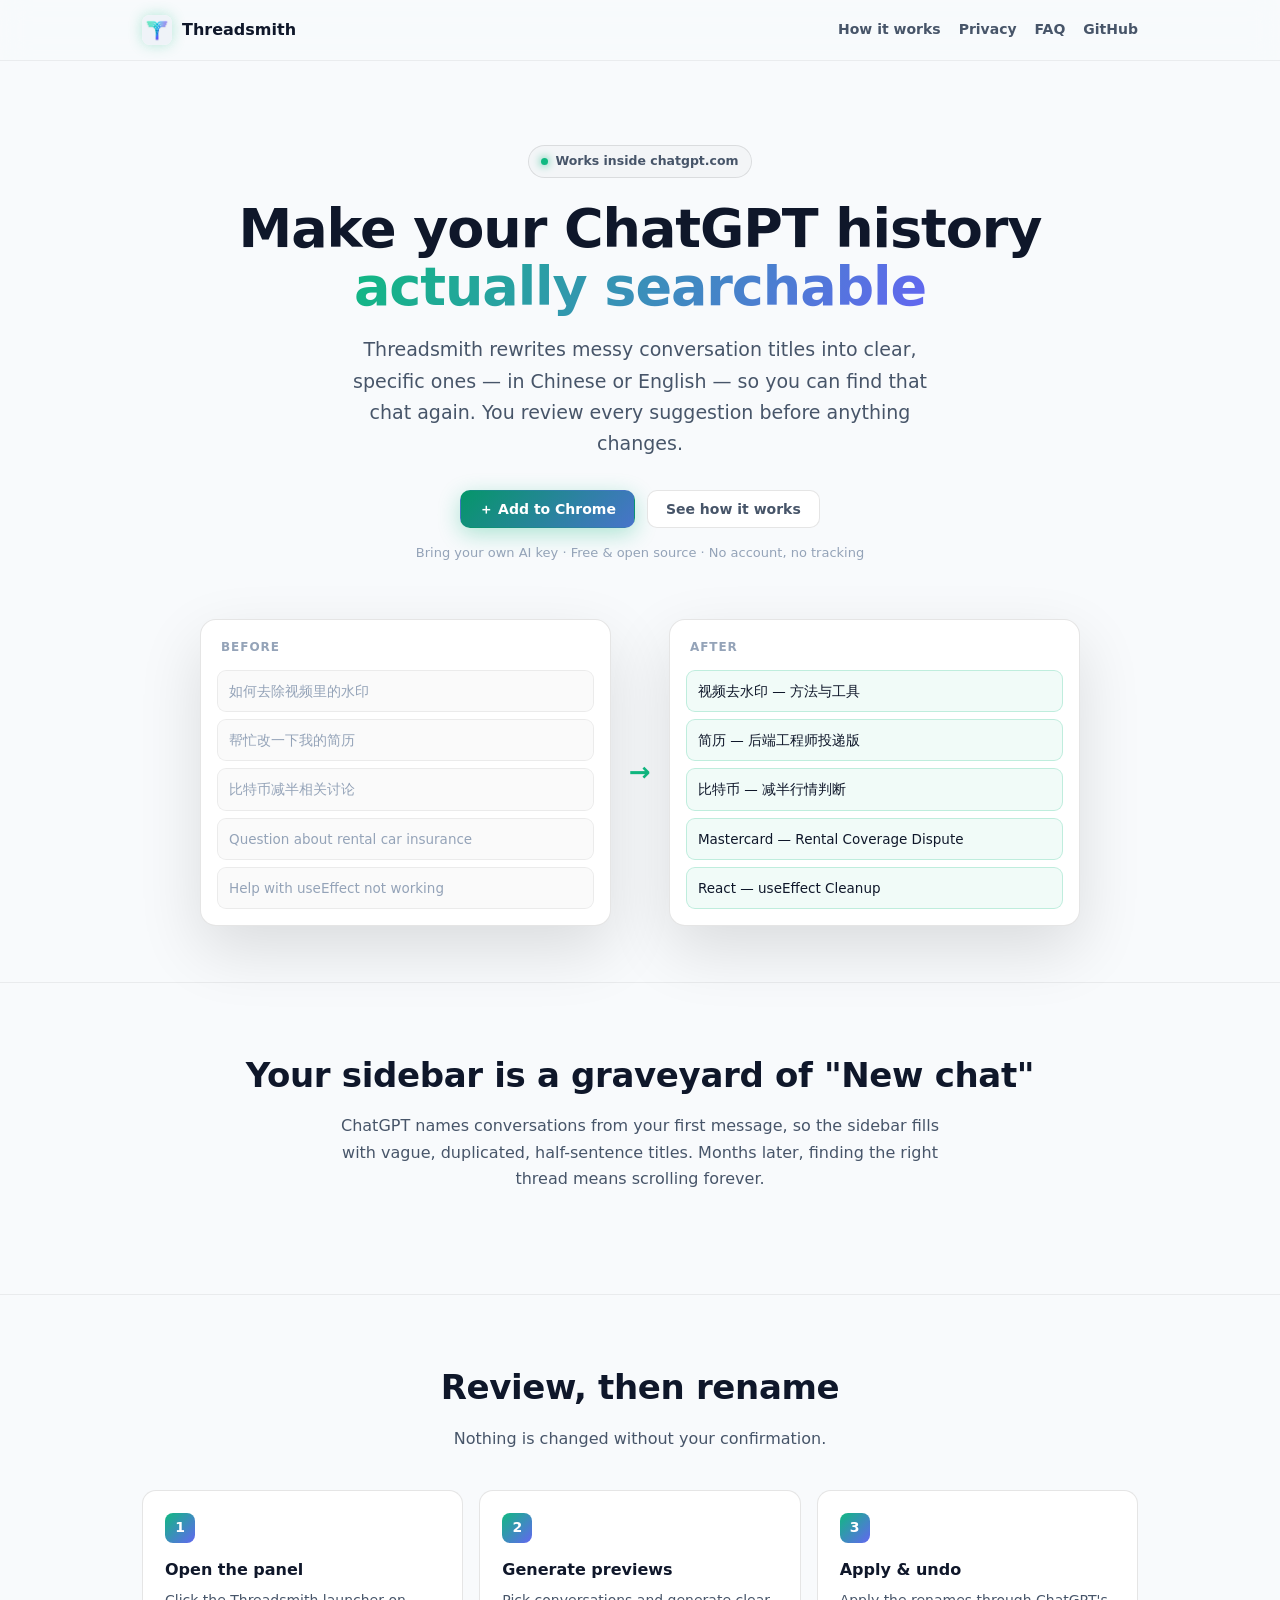
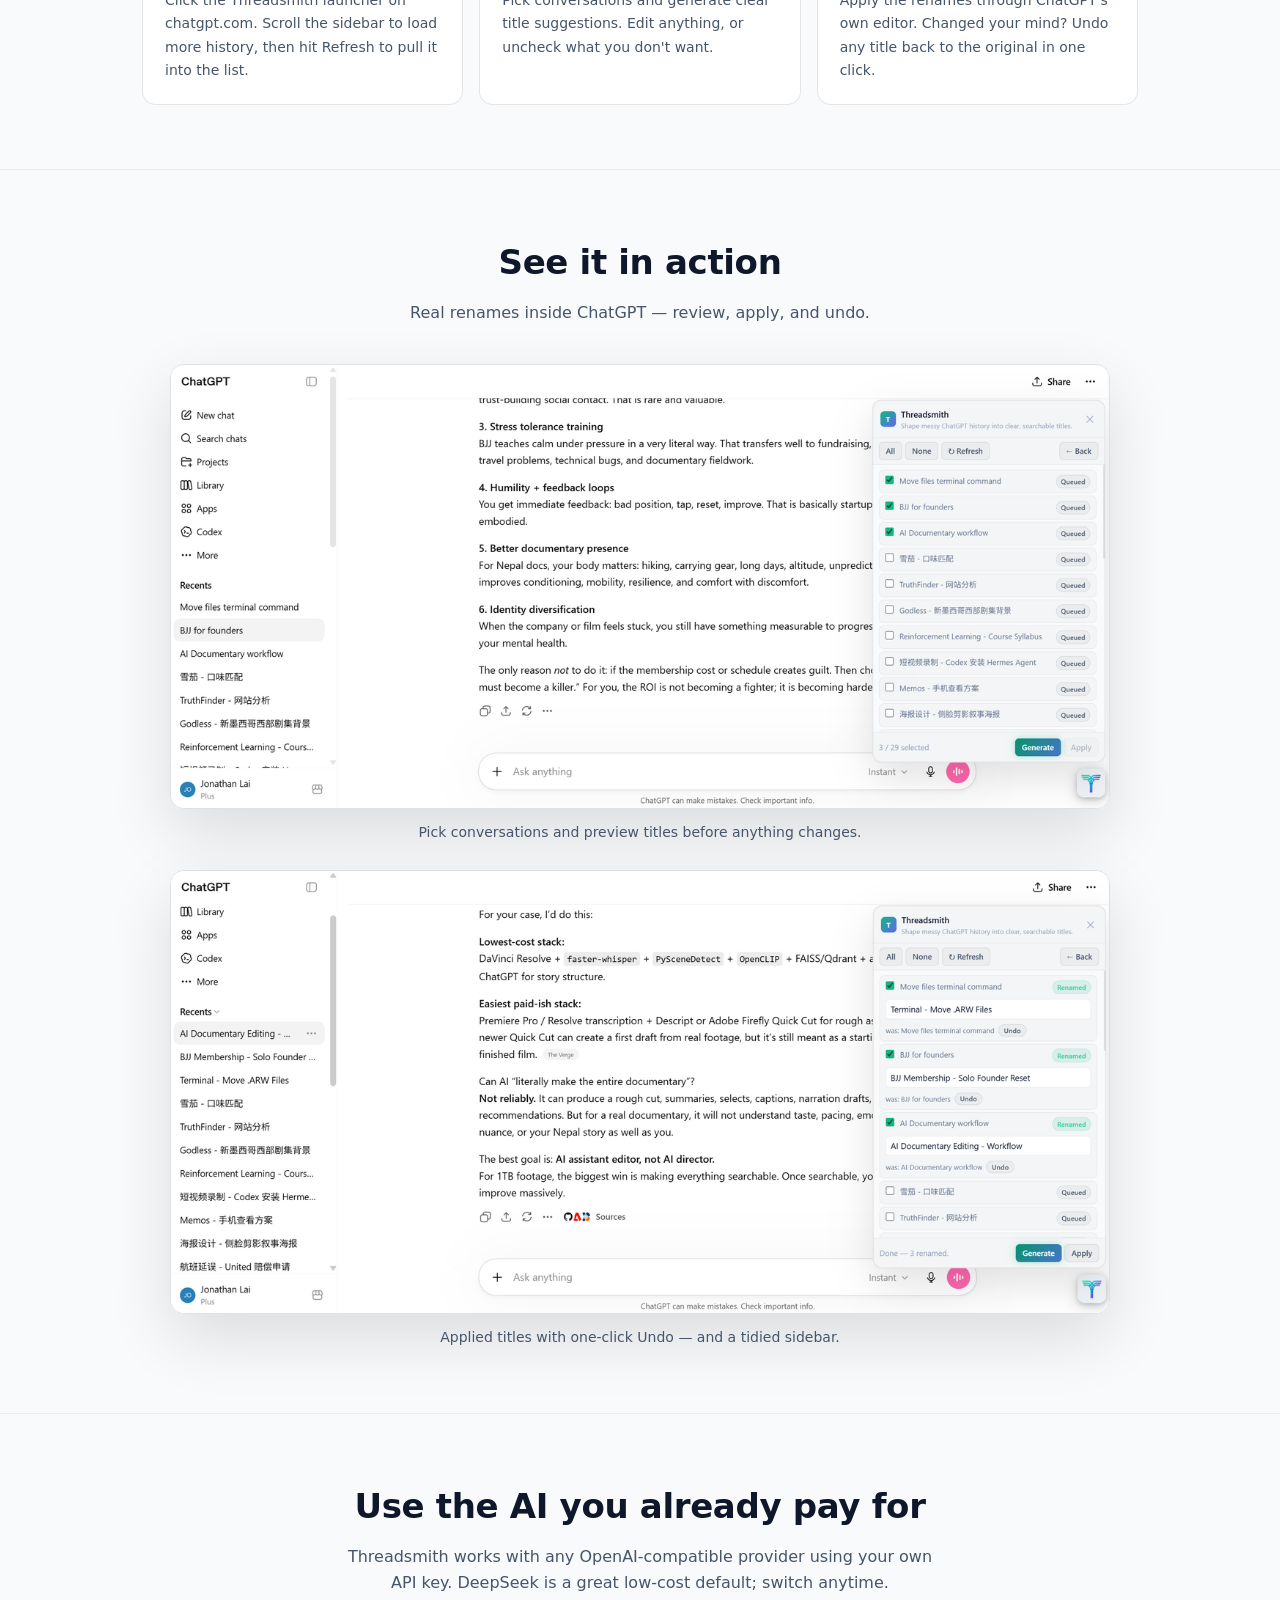
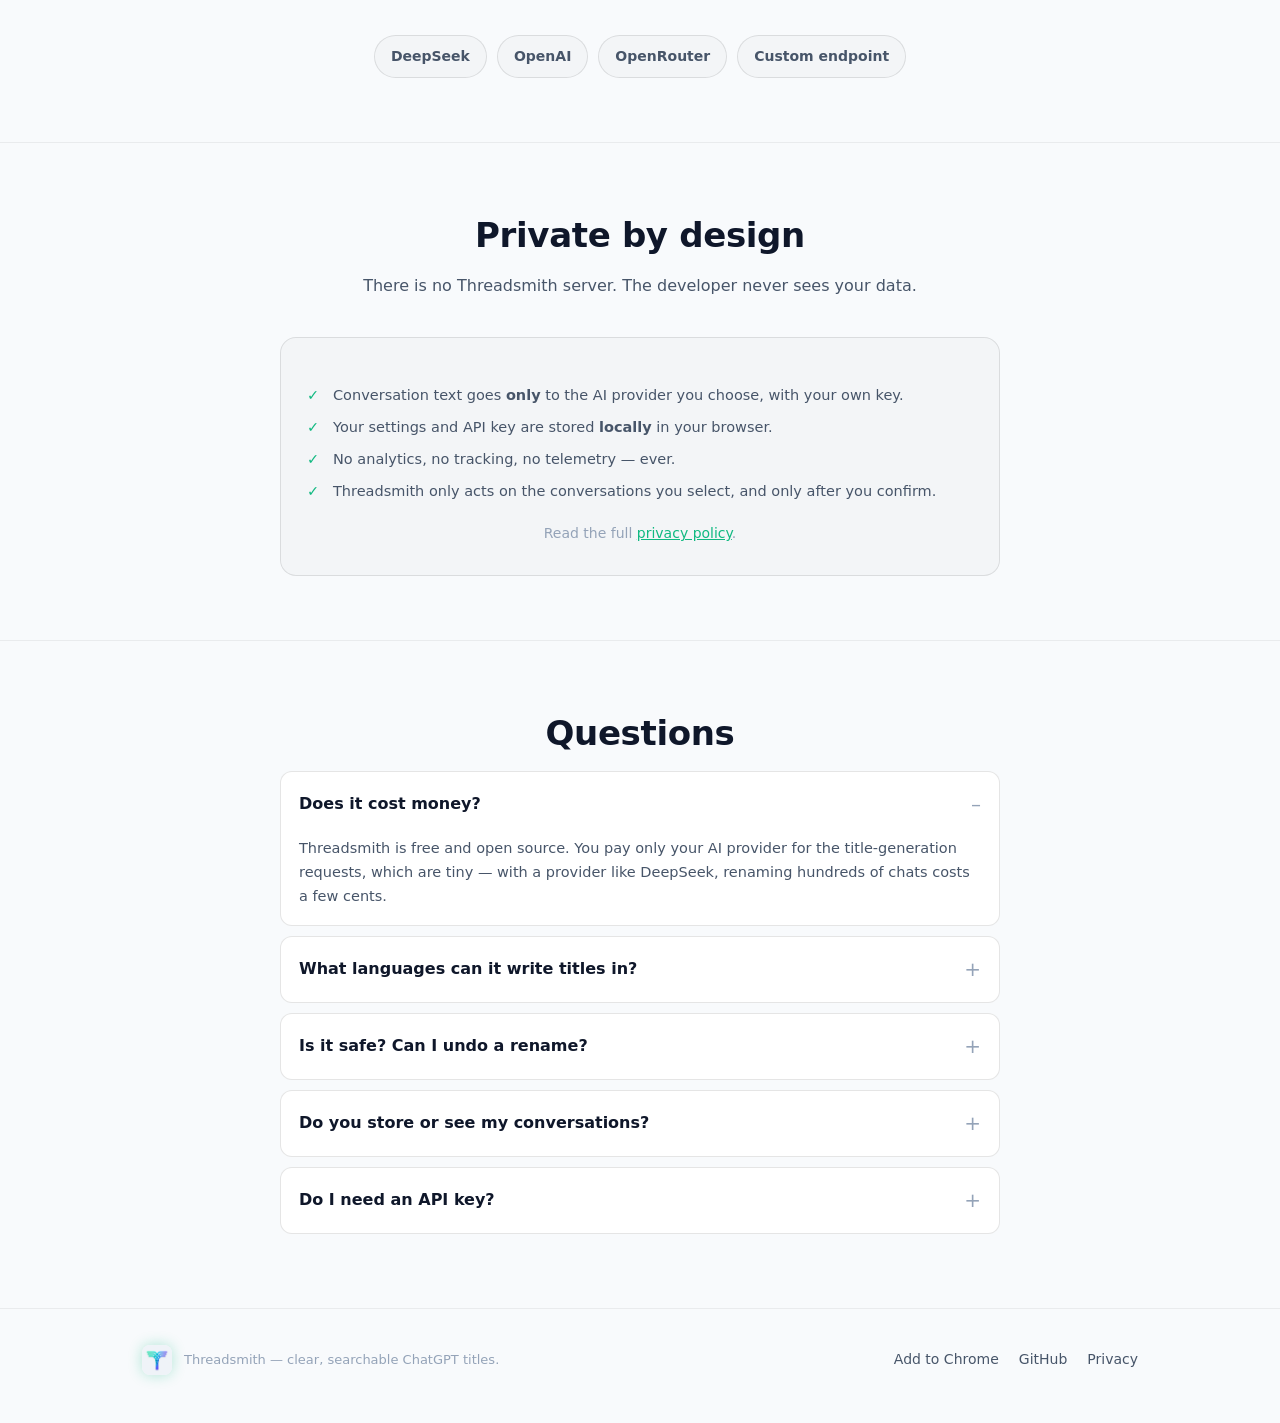
<file: docs/index.html>
<!doctype html>
<html lang="en">
<head>
  <meta charset="utf-8">
  <meta name="viewport" content="width=device-width, initial-scale=1">
  <title>Threadsmith — Clear, searchable titles for your ChatGPT history</title>
  <meta name="description" content="Threadsmith turns messy ChatGPT conversation titles into clear, searchable ones — in Chinese or English — using your own AI provider. Private by design.">
  <meta name="theme-color" content="#0d1117">
  <link rel="icon" type="image/png" href="icon128.png">
  <link rel="apple-touch-icon" href="icon128.png">

  <!-- Social sharing -->
  <meta property="og:type" content="website">
  <meta property="og:title" content="Threadsmith — Clear titles for your ChatGPT history">
  <meta property="og:description" content="Rename messy ChatGPT conversations into clear, searchable titles. Bring your own AI key. Private by design.">

  <style>
    :root {
      --bg:        #0d1117;
      --bg-soft:   rgba(255,255,255,.025);
      --bg-soft-2: rgba(255,255,255,.04);
      --border:    rgba(255,255,255,.08);
      --border-2:  rgba(255,255,255,.06);
      --text:      #e2e8f0;
      --text-2:    #94a3b8;
      --text-3:    #64748b;
      --old:       #64748b;
      --accent-a:  #10b981;
      --accent-b:  #6366f1;
      --shadow:    0 24px 64px rgba(0,0,0,.5);
    }
    @media (prefers-color-scheme: light) {
      :root {
        --bg:        #f8fafc;
        --bg-soft:   rgba(0,0,0,.02);
        --bg-soft-2: #ffffff;
        --border:    rgba(0,0,0,.1);
        --border-2:  rgba(0,0,0,.06);
        --text:      #0f172a;
        --text-2:    #475569;
        --text-3:    #94a3b8;
        --old:       #94a3b8;
        --shadow:    0 24px 64px rgba(0,0,0,.12);
      }
    }

    * { box-sizing: border-box; }
    html { scroll-behavior: smooth; }
    body {
      margin: 0;
      background: var(--bg);
      color: var(--text);
      font: 16px/1.65 system-ui, -apple-system, "Segoe UI", sans-serif;
      -webkit-font-smoothing: antialiased;
    }
    a { color: inherit; }
    .wrap { width: 100%; max-width: 1040px; margin: 0 auto; padding: 0 22px; }

    /* Brand logo mark */
    .logo {
      width: 30px; height: 30px; border-radius: 8px; flex-shrink: 0;
      display: block; object-fit: cover;
      box-shadow: 0 0 14px rgba(16,185,129,.3);
    }

    /* Nav */
    nav {
      position: sticky; top: 0; z-index: 50;
      backdrop-filter: blur(14px) saturate(160%);
      -webkit-backdrop-filter: blur(14px) saturate(160%);
      background: color-mix(in srgb, var(--bg) 78%, transparent);
      border-bottom: 1px solid var(--border-2);
    }
    .nav-in { display: flex; align-items: center; gap: 10px; height: 60px; }
    .nav-in .brand { font-weight: 700; font-size: 16px; }
    .nav-in .spacer { flex: 1; }
    .nav-links { display: flex; align-items: center; gap: 18px; }
    .nav-links a { color: var(--text-2); text-decoration: none; font-size: 14px; font-weight: 600; }
    .nav-links a:hover { color: var(--text); }
    @media (max-width: 600px) { .nav-links { display: none; } }

    /* Buttons */
    .btn {
      display: inline-flex; align-items: center; gap: 8px;
      padding: 11px 18px; border-radius: 10px;
      font: 600 14px/1 system-ui; text-decoration: none; cursor: pointer;
      border: 1px solid var(--border); color: var(--text-2);
      background: var(--bg-soft-2);
      transition: transform .12s, box-shadow .15s, color .15s;
    }
    .btn:hover { color: var(--text); transform: translateY(-1px); }
    .btn.primary {
      border-color: transparent; color: #fff;
      background: linear-gradient(135deg, #059669 0%, #6366f1 140%);
      box-shadow: 0 6px 22px rgba(16,185,129,.32);
    }
    .btn.primary:hover { box-shadow: 0 10px 30px rgba(16,185,129,.42); }

    /* Hero */
    header.hero { padding: 84px 0 56px; text-align: center; }
    .pill {
      display: inline-flex; align-items: center; gap: 7px;
      padding: 5px 12px; border-radius: 999px;
      border: 1px solid var(--border); background: var(--bg-soft);
      color: var(--text-2); font-size: 12.5px; font-weight: 600;
      margin-bottom: 22px;
    }
    .dot { width: 7px; height: 7px; border-radius: 50%; background: var(--accent-a); box-shadow: 0 0 8px var(--accent-a); }
    h1 {
      margin: 0 0 18px; font-size: clamp(32px, 6vw, 54px); line-height: 1.08;
      letter-spacing: -.02em; font-weight: 800;
    }
    h1 .grad {
      background: linear-gradient(120deg, var(--accent-a), var(--accent-b));
      -webkit-background-clip: text; background-clip: text; color: transparent;
    }
    .lede { max-width: 620px; margin: 0 auto 30px; font-size: clamp(16px, 2.4vw, 19px); color: var(--text-2); }
    .cta-row { display: flex; gap: 12px; justify-content: center; flex-wrap: wrap; }
    .cta-note { margin-top: 14px; font-size: 13px; color: var(--text-3); }

    /* Before / after showcase */
    .showcase {
      margin: 56px auto 0; max-width: 880px;
      display: grid; grid-template-columns: 1fr auto 1fr; gap: 18px; align-items: stretch;
    }
    .panel {
      border: 1px solid var(--border); border-radius: 16px;
      background: var(--bg-soft-2); box-shadow: var(--shadow);
      padding: 16px; text-align: left;
    }
    .panel h3 { margin: 2px 4px 12px; font-size: 12px; letter-spacing: .08em; text-transform: uppercase; color: var(--text-3); }
    .row {
      display: flex; align-items: center; gap: 9px;
      padding: 9px 11px; border-radius: 9px; margin-bottom: 7px;
      border: 1px solid var(--border-2); background: var(--bg-soft);
      font-size: 13.5px;
    }
    .row:last-child { margin-bottom: 0; }
    .row .ic { width: 14px; height: 14px; flex-shrink: 0; opacity: .55; }
    .panel.before .row { color: var(--old); }
    .panel.after .row { color: var(--text); border-color: rgba(16,185,129,.22); background: rgba(16,185,129,.06); }
    .arrow {
      align-self: center; color: var(--accent-a); font-size: 26px; font-weight: 700;
    }
    @media (max-width: 720px) {
      .showcase { grid-template-columns: 1fr; }
      .arrow { transform: rotate(90deg); justify-self: center; }
    }

    /* Sections */
    section { padding: 64px 0; border-top: 1px solid var(--border-2); }
    section h2 { margin: 0 0 10px; font-size: clamp(24px, 4vw, 34px); letter-spacing: -.01em; text-align: center; font-weight: 800; }
    section .sub { max-width: 600px; margin: 0 auto 38px; text-align: center; color: var(--text-2); }

    .cards { display: grid; grid-template-columns: repeat(3, 1fr); gap: 16px; }
    @media (max-width: 720px) { .cards { grid-template-columns: 1fr; } }
    .card {
      border: 1px solid var(--border); border-radius: 14px;
      background: var(--bg-soft-2); padding: 22px;
    }
    .card .step {
      width: 30px; height: 30px; border-radius: 8px; margin-bottom: 14px;
      display: inline-flex; align-items: center; justify-content: center;
      background: linear-gradient(135deg, var(--accent-a), var(--accent-b));
      color: #fff; font-weight: 800; font-size: 14px;
    }
    .card h4 { margin: 0 0 6px; font-size: 16px; }
    .card p { margin: 0; color: var(--text-2); font-size: 14px; }

    /* Screenshots */
    .shots { display: grid; gap: 26px; max-width: 940px; margin: 0 auto; }
    .shot { margin: 0; }
    .shot img {
      width: 100%; height: auto; display: block;
      border: 1px solid var(--border); border-radius: 14px;
      box-shadow: var(--shadow);
    }
    .shot figcaption { margin-top: 12px; text-align: center; color: var(--text-2); font-size: 14px; }

    /* Provider chips */
    .chips { display: flex; flex-wrap: wrap; gap: 10px; justify-content: center; }
    .chip {
      padding: 9px 16px; border-radius: 999px; font-weight: 600; font-size: 14px;
      border: 1px solid var(--border); background: var(--bg-soft); color: var(--text-2);
    }

    /* Privacy block */
    .privacy {
      max-width: 720px; margin: 0 auto; text-align: center;
      border: 1px solid var(--border); border-radius: 16px;
      background: var(--bg-soft); padding: 30px 26px;
    }
    .privacy ul { list-style: none; padding: 0; margin: 16px 0 0; display: grid; gap: 8px; text-align: left; }
    .privacy li { color: var(--text-2); font-size: 14.5px; padding-left: 26px; position: relative; }
    .privacy li::before {
      content: "✓"; position: absolute; left: 0; top: 0;
      color: var(--accent-a); font-weight: 800;
    }

    /* FAQ */
    .faq { max-width: 720px; margin: 0 auto; }
    details {
      border: 1px solid var(--border); border-radius: 12px;
      background: var(--bg-soft-2); margin-bottom: 10px; overflow: hidden;
    }
    summary {
      list-style: none; cursor: pointer; padding: 16px 18px;
      font-weight: 600; display: flex; justify-content: space-between; align-items: center; gap: 12px;
    }
    summary::-webkit-details-marker { display: none; }
    summary::after { content: "+"; color: var(--text-3); font-size: 20px; font-weight: 400; }
    details[open] summary::after { content: "–"; }
    details .body { padding: 0 18px 16px; color: var(--text-2); font-size: 14.5px; }

    /* Footer */
    footer { border-top: 1px solid var(--border-2); padding: 36px 0 48px; }
    .foot-in { display: flex; align-items: center; gap: 12px; flex-wrap: wrap; }
    .foot-in .spacer { flex: 1; }
    .foot-links { display: flex; gap: 20px; flex-wrap: wrap; }
    .foot-links a { color: var(--text-2); text-decoration: none; font-size: 14px; }
    .foot-links a:hover { color: var(--text); }
    .copy { color: var(--text-3); font-size: 13px; }
  </style>
</head>
<body>

  <nav>
    <div class="wrap nav-in">
      <img class="logo" src="icon128.png" alt="Threadsmith logo">
      <span class="brand">Threadsmith</span>
      <span class="spacer"></span>
      <div class="nav-links">
        <a href="#how">How it works</a>
        <a href="#privacy">Privacy</a>
        <a href="#faq">FAQ</a>
        <a href="https://github.com/jonlai211/Threadsmith">GitHub</a>
      </div>
    </div>
  </nav>

  <header class="hero">
    <div class="wrap">
      <span class="pill"><span class="dot"></span> Works inside chatgpt.com</span>
      <h1>Make your ChatGPT history<br><span class="grad">actually searchable</span></h1>
      <p class="lede">
        Threadsmith rewrites messy conversation titles into clear, specific ones —
        in Chinese or English — so you can find that chat again. You review every
        suggestion before anything changes.
      </p>
      <div class="cta-row">
        <!-- TODO: replace # with your Chrome Web Store listing URL -->
        <a class="btn primary" href="#">＋ Add to Chrome</a>
        <a class="btn" href="#how">See how it works</a>
      </div>
      <p class="cta-note">Bring your own AI key · Free &amp; open source · No account, no tracking</p>

      <div class="showcase">
        <div class="panel before">
          <h3>Before</h3>
          <div class="row">如何去除视频里的水印</div>
          <div class="row">帮忙改一下我的简历</div>
          <div class="row">比特币减半相关讨论</div>
          <div class="row">Question about rental car insurance</div>
          <div class="row">Help with useEffect not working</div>
        </div>
        <div class="arrow">→</div>
        <div class="panel after">
          <h3>After</h3>
          <div class="row">视频去水印 — 方法与工具</div>
          <div class="row">简历 — 后端工程师投递版</div>
          <div class="row">比特币 — 减半行情判断</div>
          <div class="row">Mastercard — Rental Coverage Dispute</div>
          <div class="row">React — useEffect Cleanup</div>
        </div>
      </div>
    </div>
  </header>

  <section id="problem">
    <div class="wrap">
      <h2>Your sidebar is a graveyard of "New chat"</h2>
      <p class="sub">
        ChatGPT names conversations from your first message, so the sidebar fills
        with vague, duplicated, half-sentence titles. Months later, finding the
        right thread means scrolling forever.
      </p>
    </div>
  </section>

  <section id="how">
    <div class="wrap">
      <h2>Review, then rename</h2>
      <p class="sub">Nothing is changed without your confirmation.</p>
      <div class="cards">
        <div class="card">
          <div class="step">1</div>
          <h4>Open the panel</h4>
          <p>Click the Threadsmith launcher on chatgpt.com. Scroll the sidebar to load more history, then hit Refresh to pull it into the list.</p>
        </div>
        <div class="card">
          <div class="step">2</div>
          <h4>Generate previews</h4>
          <p>Pick conversations and generate clear title suggestions. Edit anything, or uncheck what you don't want.</p>
        </div>
        <div class="card">
          <div class="step">3</div>
          <h4>Apply &amp; undo</h4>
          <p>Apply the renames through ChatGPT's own editor. Changed your mind? Undo any title back to the original in one click.</p>
        </div>
      </div>
    </div>
  </section>

  <section id="screens">
    <div class="wrap">
      <h2>See it in action</h2>
      <p class="sub">Real renames inside ChatGPT — review, apply, and undo.</p>
      <div class="shots">
        <figure class="shot">
          <img src="screenshots/01-review.png" alt="Reviewing and generating title suggestions" loading="lazy">
          <figcaption>Pick conversations and preview titles before anything changes.</figcaption>
        </figure>
        <figure class="shot">
          <img src="screenshots/02-renamed.png" alt="Applied renames with undo and a tidied sidebar" loading="lazy">
          <figcaption>Applied titles with one-click Undo — and a tidied sidebar.</figcaption>
        </figure>
      </div>
    </div>
  </section>

  <section id="providers">
    <div class="wrap">
      <h2>Use the AI you already pay for</h2>
      <p class="sub">
        Threadsmith works with any OpenAI-compatible provider using your own API
        key. DeepSeek is a great low-cost default; switch anytime.
      </p>
      <div class="chips">
        <span class="chip">DeepSeek</span>
        <span class="chip">OpenAI</span>
        <span class="chip">OpenRouter</span>
        <span class="chip">Custom endpoint</span>
      </div>
    </div>
  </section>

  <section id="privacy">
    <div class="wrap">
      <h2>Private by design</h2>
      <p class="sub">There is no Threadsmith server. The developer never sees your data.</p>
      <div class="privacy">
        <ul>
          <li>Conversation text goes <strong>only</strong> to the AI provider you choose, with your own key.</li>
          <li>Your settings and API key are stored <strong>locally</strong> in your browser.</li>
          <li>No analytics, no tracking, no telemetry — ever.</li>
          <li>Threadsmith only acts on the conversations you select, and only after you confirm.</li>
        </ul>
        <p style="margin:18px 0 0;font-size:14px;color:var(--text-3)">
          Read the full <a href="https://github.com/jonlai211/Threadsmith/blob/master/PRIVACY.md" style="color:var(--accent-a)">privacy policy</a>.
        </p>
      </div>
    </div>
  </section>

  <section id="faq">
    <div class="wrap">
      <h2>Questions</h2>
      <div class="faq">
        <details open>
          <summary>Does it cost money?</summary>
          <div class="body">Threadsmith is free and open source. You pay only your AI provider for the title-generation requests, which are tiny — with a provider like DeepSeek, renaming hundreds of chats costs a few cents.</div>
        </details>
        <details>
          <summary>What languages can it write titles in?</summary>
          <div class="body">Simplified Chinese or English. Set it explicitly, or use Auto to match each conversation's language. Proper nouns, brands, and technical names are kept as-is.</div>
        </details>
        <details>
          <summary>Is it safe? Can I undo a rename?</summary>
          <div class="body">Yes. You preview and confirm every title before it's applied, and each applied rename can be undone back to its original from the list. Threadsmith uses ChatGPT's own rename feature — it never touches conversation content.</div>
        </details>
        <details>
          <summary>Do you store or see my conversations?</summary>
          <div class="body">No. There is no backend. Your conversation excerpts are sent directly from your browser to the AI provider you configured. Nothing is sent to the developer.</div>
        </details>
        <details>
          <summary>Do I need an API key?</summary>
          <div class="body">Yes, for now. You add a key from a provider like DeepSeek or OpenAI once in settings. It's stored locally and used only to generate titles.</div>
        </details>
      </div>
    </div>
  </section>

  <footer>
    <div class="wrap foot-in">
      <img class="logo" src="icon128.png" alt="Threadsmith logo">
      <span class="copy">Threadsmith — clear, searchable ChatGPT titles.</span>
      <span class="spacer"></span>
      <div class="foot-links">
        <!-- TODO: replace # with the Chrome Web Store URL once published -->
        <a href="#">Add to Chrome</a>
        <a href="https://github.com/jonlai211/Threadsmith">GitHub</a>
        <a href="https://github.com/jonlai211/Threadsmith/blob/master/PRIVACY.md">Privacy</a>
      </div>
    </div>
  </footer>

</body>
</html>
</file>
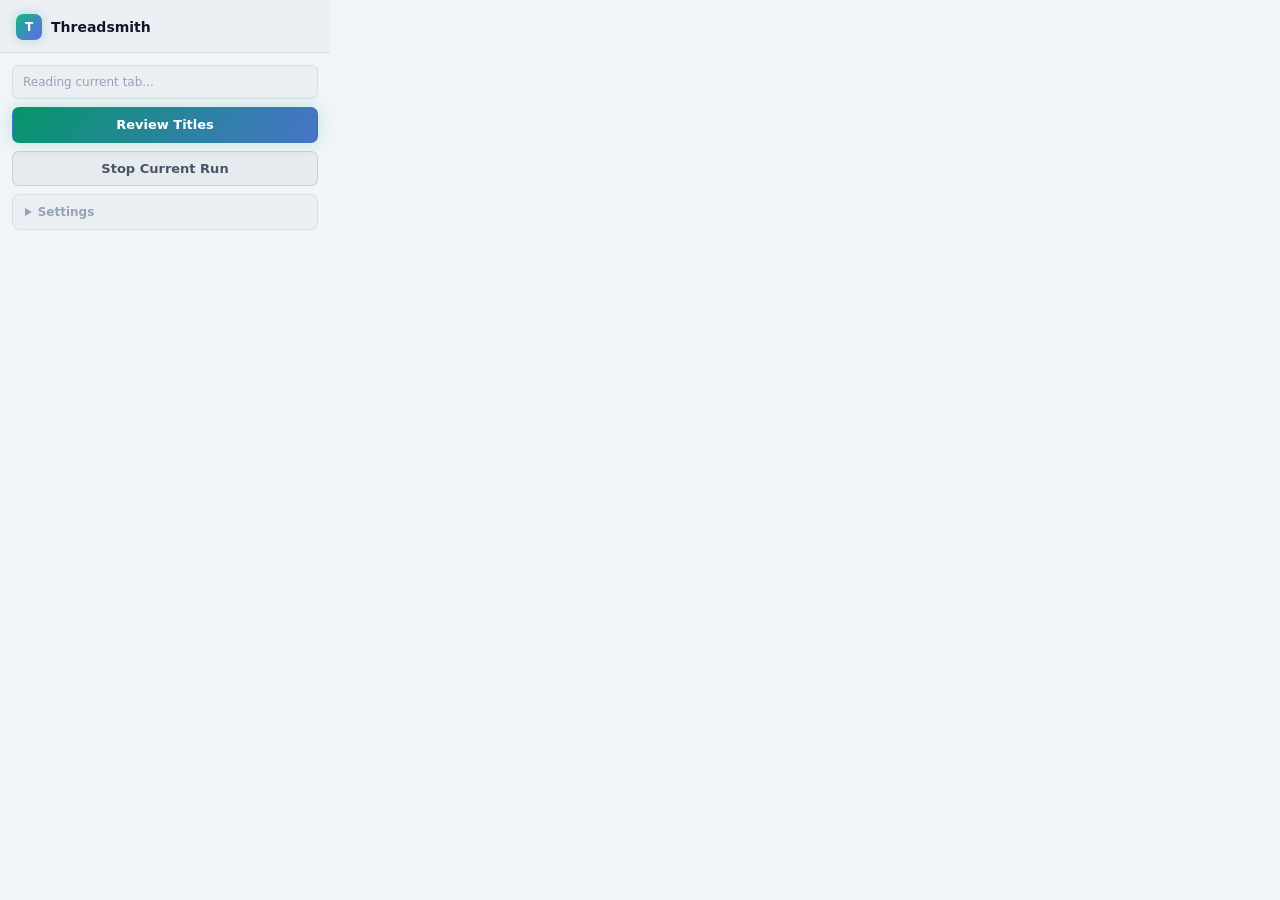
<file: popup.html>
<!doctype html>
<html lang="en">
  <head>
    <meta charset="utf-8">
    <meta name="viewport" content="width=device-width, initial-scale=1">
    <title>Threadsmith</title>
    <link rel="stylesheet" href="popup.css">
  </head>
  <body>
    <header>
      <div class="logo">T</div>
      <h1>Threadsmith</h1>
    </header>
    <main>
      <p id="status">Reading current tab...</p>
      <button id="startWorkflow" class="primary">Review Titles</button>
      <button id="stopRename">Stop Current Run</button>
      <details>
        <summary>Settings</summary>
        <div class="settingsBody">
          <label>
            Provider
            <select id="providerSelect"></select>
          </label>
          <label>
            API key
            <input id="providerKey" type="password" placeholder="sk-...">
          </label>
          <label>
            Model
            <input id="providerModel" placeholder="deepseek-v4-flash">
          </label>
          <label id="baseUrlRow">
            Base URL
            <input id="providerBaseUrl" type="text" placeholder="https://api.example.com">
          </label>
          <label>
            Title language
            <select id="languageSelect">
              <option value="auto">Auto (match chat)</option>
              <option value="zh">中文</option>
              <option value="en">English</option>
            </select>
          </label>
          <button id="saveSettings">Save</button>
        </div>
      </details>
    </main>
    <script src="lib/providers.js"></script>
    <script src="popup.js"></script>
  </body>
</html>
</file>
<file: popup.css>
:root {
  --body-bg:    #0d1117;
  --header-bg:  rgba(255,255,255,.04);
  --surface-bg: rgba(255,255,255,.025);
  --input-bg:   rgba(255,255,255,.04);
  --border:     rgba(255,255,255,.08);
  --border-sub: rgba(255,255,255,.055);
  --text:       #e2e8f0;
  --text-2:     #94a3b8;
  --text-3:     #475569;
  --btn-bd:     rgba(255,255,255,.09);
  --btn-bg:     rgba(255,255,255,.05);
  --btn-c:      #94a3b8;
  --btn-bg-h:   rgba(255,255,255,.09);
  --btn-c-h:    #cbd5e1;
  --ph:         #334155;
  --logo-glow:  rgba(16,185,129,.35);
  --pri-glow:   rgba(16,185,129,.28);
  --pri-glow-h: rgba(16,185,129,.4);
}

@media (prefers-color-scheme: light) {
  :root {
    --body-bg:    #f1f5f9;
    --header-bg:  rgba(0,0,0,.02);
    --surface-bg: rgba(0,0,0,.025);
    --input-bg:   #ffffff;
    --border:     rgba(0,0,0,.1);
    --border-sub: rgba(0,0,0,.07);
    --text:       #0f172a;
    --text-2:     #475569;
    --text-3:     #94a3b8;
    --btn-bd:     rgba(0,0,0,.12);
    --btn-bg:     rgba(0,0,0,.04);
    --btn-c:      #475569;
    --btn-bg-h:   rgba(0,0,0,.07);
    --btn-c-h:    #1e293b;
    --ph:         #94a3b8;
    --logo-glow:  rgba(5,150,105,.25);
    --pri-glow:   rgba(5,150,105,.2);
    --pri-glow-h: rgba(5,150,105,.32);
  }
}

* { box-sizing: border-box; }

body {
  width: 330px;
  margin: 0;
  color: var(--text);
  background: var(--body-bg);
  font: 13px/1.5 system-ui, -apple-system, 'Segoe UI', sans-serif;
}

header {
  padding: 14px 16px 12px;
  background: var(--header-bg);
  border-bottom: 1px solid var(--border-sub);
  display: flex;
  align-items: center;
  gap: 9px;
}

.logo {
  width: 26px;
  height: 26px;
  border-radius: 7px;
  background: linear-gradient(135deg, #10b981 0%, #6366f1 100%);
  display: flex;
  align-items: center;
  justify-content: center;
  color: #fff;
  font: 700 12px/1 system-ui;
  flex-shrink: 0;
  box-shadow: 0 0 12px var(--logo-glow);
}

h1 {
  margin: 0;
  font-size: 14px;
  font-weight: 600;
  color: var(--text);
}

main {
  display: grid;
  gap: 8px;
  padding: 12px;
}

p {
  margin: 0;
  color: var(--text-3);
  font-size: 12px;
  padding: 7px 10px;
  background: var(--surface-bg);
  border-radius: 6px;
  border: 1px solid var(--border-sub);
}

label {
  display: grid;
  gap: 5px;
  font-weight: 600;
  font-size: 12px;
  color: var(--text-2);
}

input {
  width: 100%;
  border: 1px solid var(--border);
  border-radius: 6px;
  padding: 8px 10px;
  background: var(--input-bg);
  color: var(--text);
  font: inherit;
  transition: border-color .15s, box-shadow .15s;
  outline: none;
}

input:focus {
  border-color: rgba(99,102,241,.55);
  box-shadow: 0 0 0 3px rgba(99,102,241,.12);
}

input::placeholder { color: var(--ph); }

select {
  width: 100%;
  border: 1px solid var(--border);
  border-radius: 6px;
  padding: 8px 10px;
  background: var(--input-bg);
  color: var(--text);
  font: inherit;
  outline: none;
  cursor: pointer;
  transition: border-color .15s, box-shadow .15s;
}

select:focus {
  border-color: rgba(99,102,241,.55);
  box-shadow: 0 0 0 3px rgba(99,102,241,.12);
}

button {
  border: 1px solid var(--btn-bd);
  border-radius: 7px;
  padding: 9px 12px;
  background: var(--btn-bg);
  color: var(--btn-c);
  cursor: pointer;
  font: 600 13px/1.2 system-ui, -apple-system, 'Segoe UI', sans-serif;
  transition: background .15s, color .15s;
}

button:hover:not(:disabled) {
  background: var(--btn-bg-h);
  color: var(--btn-c-h);
}

button:disabled,
input:disabled {
  opacity: .4;
  cursor: not-allowed;
}

.primary {
  background: linear-gradient(135deg, #059669 0%, #6366f1 140%);
  border-color: transparent;
  color: #fff;
  box-shadow: 0 0 18px var(--pri-glow);
}

.primary:hover:not(:disabled) {
  background: linear-gradient(135deg, #047857 0%, #4f46e5 140%);
  box-shadow: 0 0 26px var(--pri-glow-h);
  color: #fff;
}

details {
  border: 1px solid var(--border-sub);
  border-radius: 8px;
  background: var(--surface-bg);
  overflow: hidden;
}

summary {
  padding: 8px 12px;
  cursor: pointer;
  color: var(--text-3);
  font-weight: 600;
  font-size: 12px;
  list-style-position: inside;
  transition: color .15s;
}

summary:hover { color: var(--text-2); }

.settingsBody {
  display: grid;
  gap: 9px;
  padding: 0 12px 12px;
}
</file>
